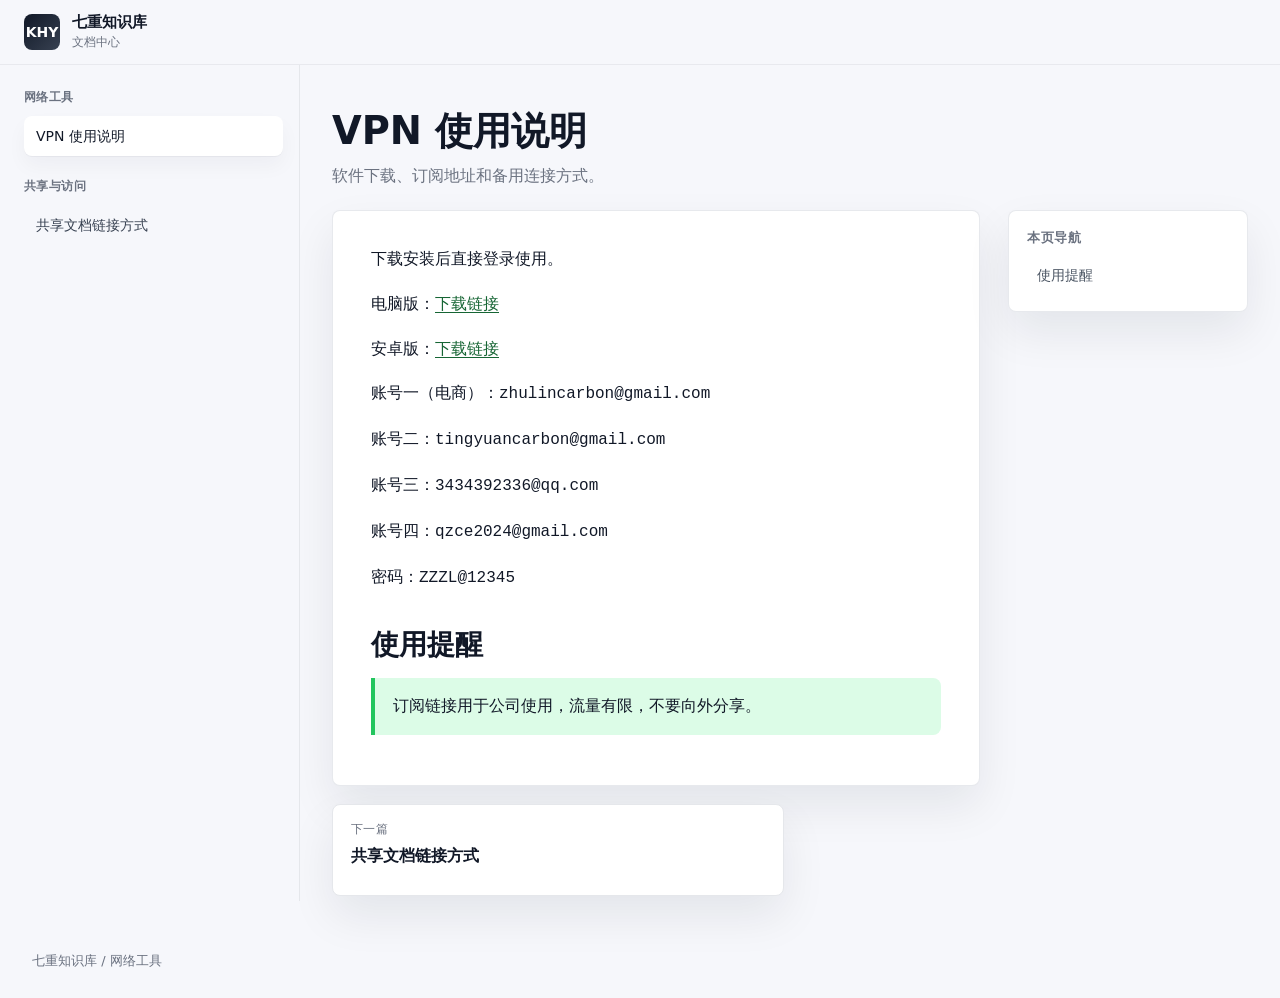
<file: index.html>
<!doctype html>
<html lang="zh-CN">
  <head>
    <meta charset="UTF-8" />
    <meta name="viewport" content="width=device-width, initial-scale=1.0" />
    <meta name="robots" content="noindex, nofollow, noarchive, nosnippet, noimageindex" />
    <meta name="googlebot" content="noindex, nofollow, noarchive, nosnippet, noimageindex" />
    <meta name="bingbot" content="noindex, nofollow, noarchive, nosnippet, noimageindex" />
    <title>VPN 使用说明 - 七重知识库</title>
    <link rel="stylesheet" href="assets/styles.css" />
  </head>
  <body>
    <div class="site-shell">
      <header class="topbar">
        <div class="topbar-inner">
          <button class="menu-button" type="button" data-menu-button aria-label="打开导航">
            <span></span>
          </button>
          <a class="brand" href="index.html">
            <div class="brand-mark">KHY</div>
            <div class="brand-copy">
              <div class="brand-title">七重知识库</div>
              <div class="brand-subtitle">文档中心</div>
            </div>
          </a>
        </div>
      </header>

      <div class="layout">
        <aside class="sidebar">
          <div class="sidebar-group">
            <p class="sidebar-heading">网络工具</p>
            <div class="sidebar-links">
              <a class="sidebar-link active" href="index.html">VPN 使用说明</a>
            </div>
          </div>
          <div class="sidebar-group">
            <p class="sidebar-heading">共享与访问</p>
            <div class="sidebar-links">
              <a class="sidebar-link" href="shared.html">共享文档链接方式</a>
            </div>
          </div>
        </aside>

        <main class="content-wrap">
          <div class="doc-header">
            <h1 class="doc-title">VPN 使用说明</h1>
            <p class="doc-summary">软件下载、订阅地址和备用连接方式。</p>
          </div>

          <div class="content-grid">
            <article class="article-card">

              <section id="method-two">
                <p>下载安装后直接登录使用。</p>
                <p>电脑版：<a href="https://wwbrj.lanzouu.com/iv6oe3uyetgh" target="_blank" rel="noreferrer">下载链接</a></p>
                <p>安卓版：<a href="https://wwbrj.lanzouu.com/iVSpC3ub8cza" target="_blank" rel="noreferrer">下载链接</a></p>
                <p>账号一（电商）：<code>zhulincarbon@gmail.com</code></p>
                <p>账号二：<code>tingyuancarbon@gmail.com</code></p>
                <p>账号三：<code>3434392336@qq.com</code></p>
                <p>账号四：<code>qzce2024@gmail.com</code></p>
                <p>密码：<code>ZZZL@12345</code></p>
              </section>

              <section id="notes">
                <h2>使用提醒</h2>
                <blockquote>订阅链接用于公司使用，流量有限，不要向外分享。</blockquote>
              </section>
            </article>

            <aside class="toc-card">
              <p class="toc-title">本页导航</p>
              <div class="toc-links">
                <a href="#notes">使用提醒</a>
              </div>
            </aside>
          </div>

          <nav class="doc-nav">
            <a href="shared.html">
              <span class="doc-nav-label">下一篇</span>
              <span class="doc-nav-title">共享文档链接方式</span>
            </a>
          </nav>
        </main>
      </div>

      <div class="overlay" data-overlay></div>
      <footer class="footer">七重知识库 / 网络工具</footer>
    </div>
    <script src="assets/app.js"></script>
  </body>
</html>
</file>
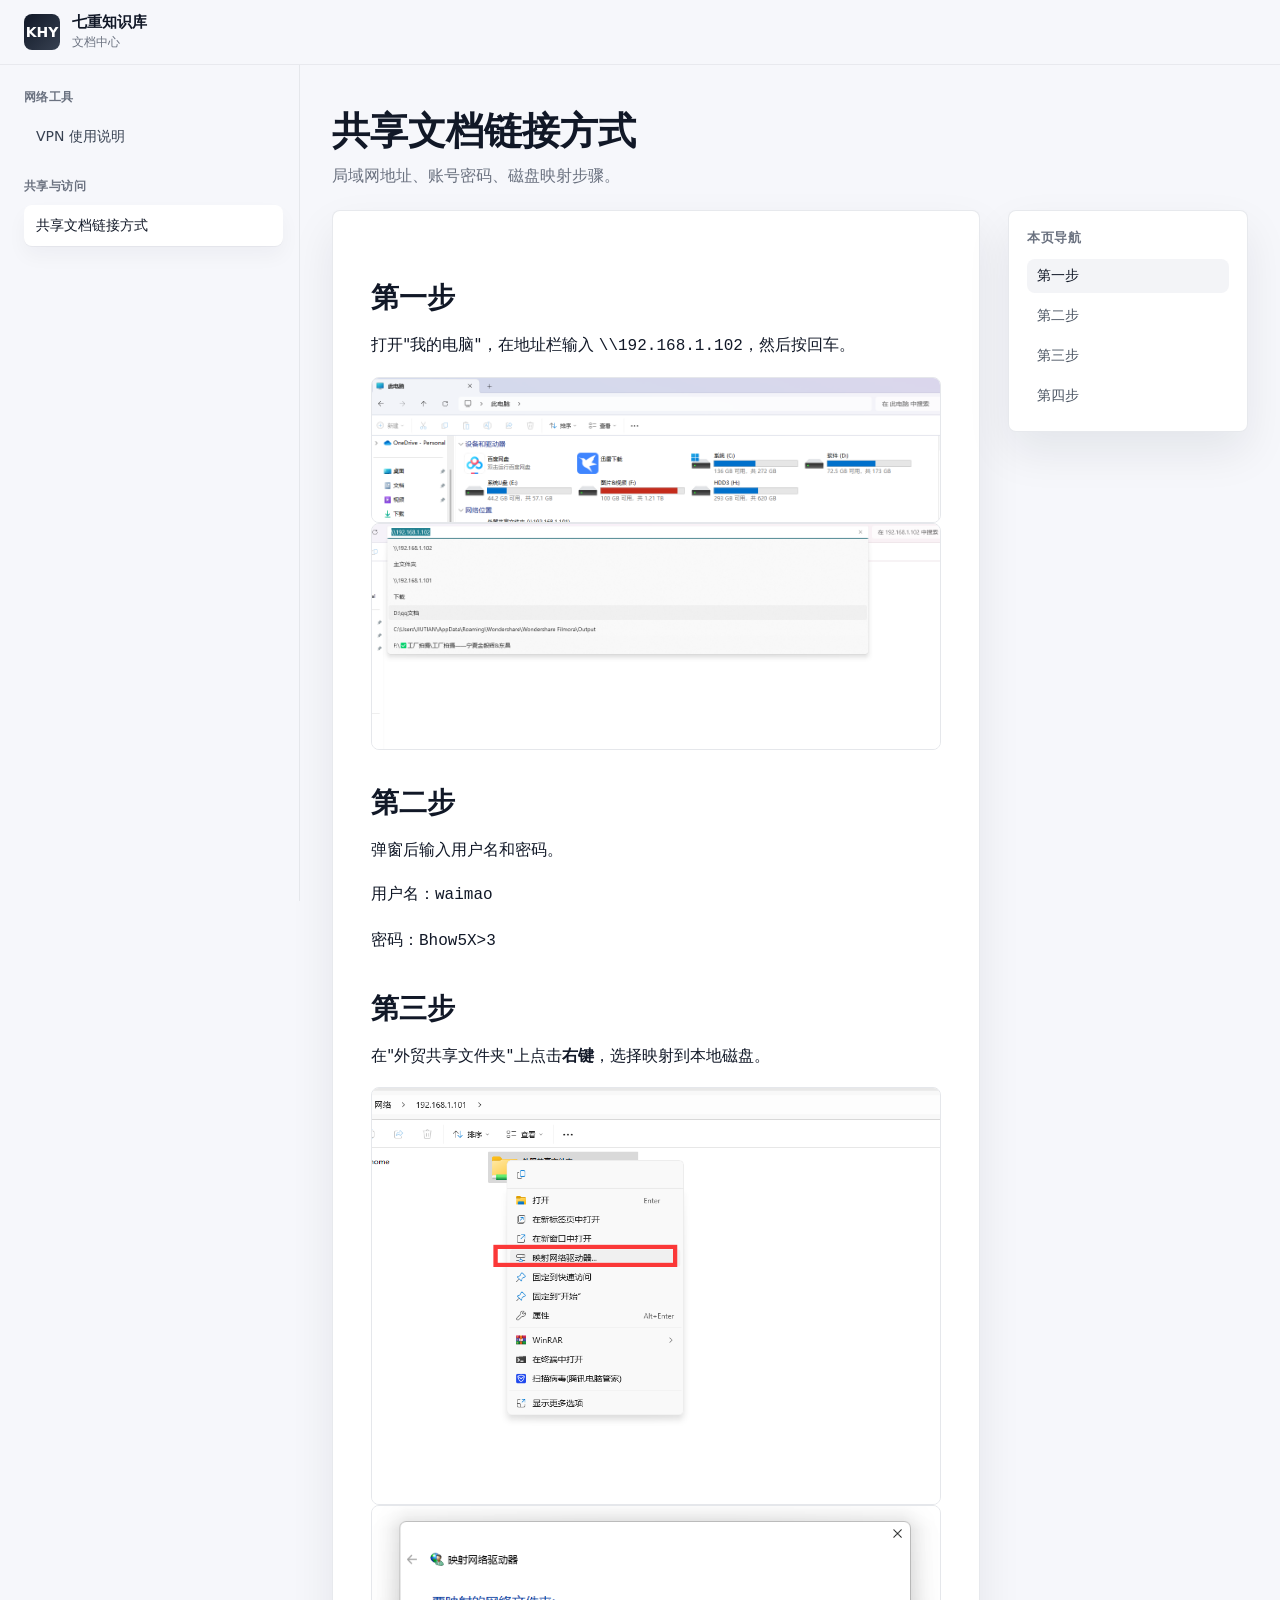
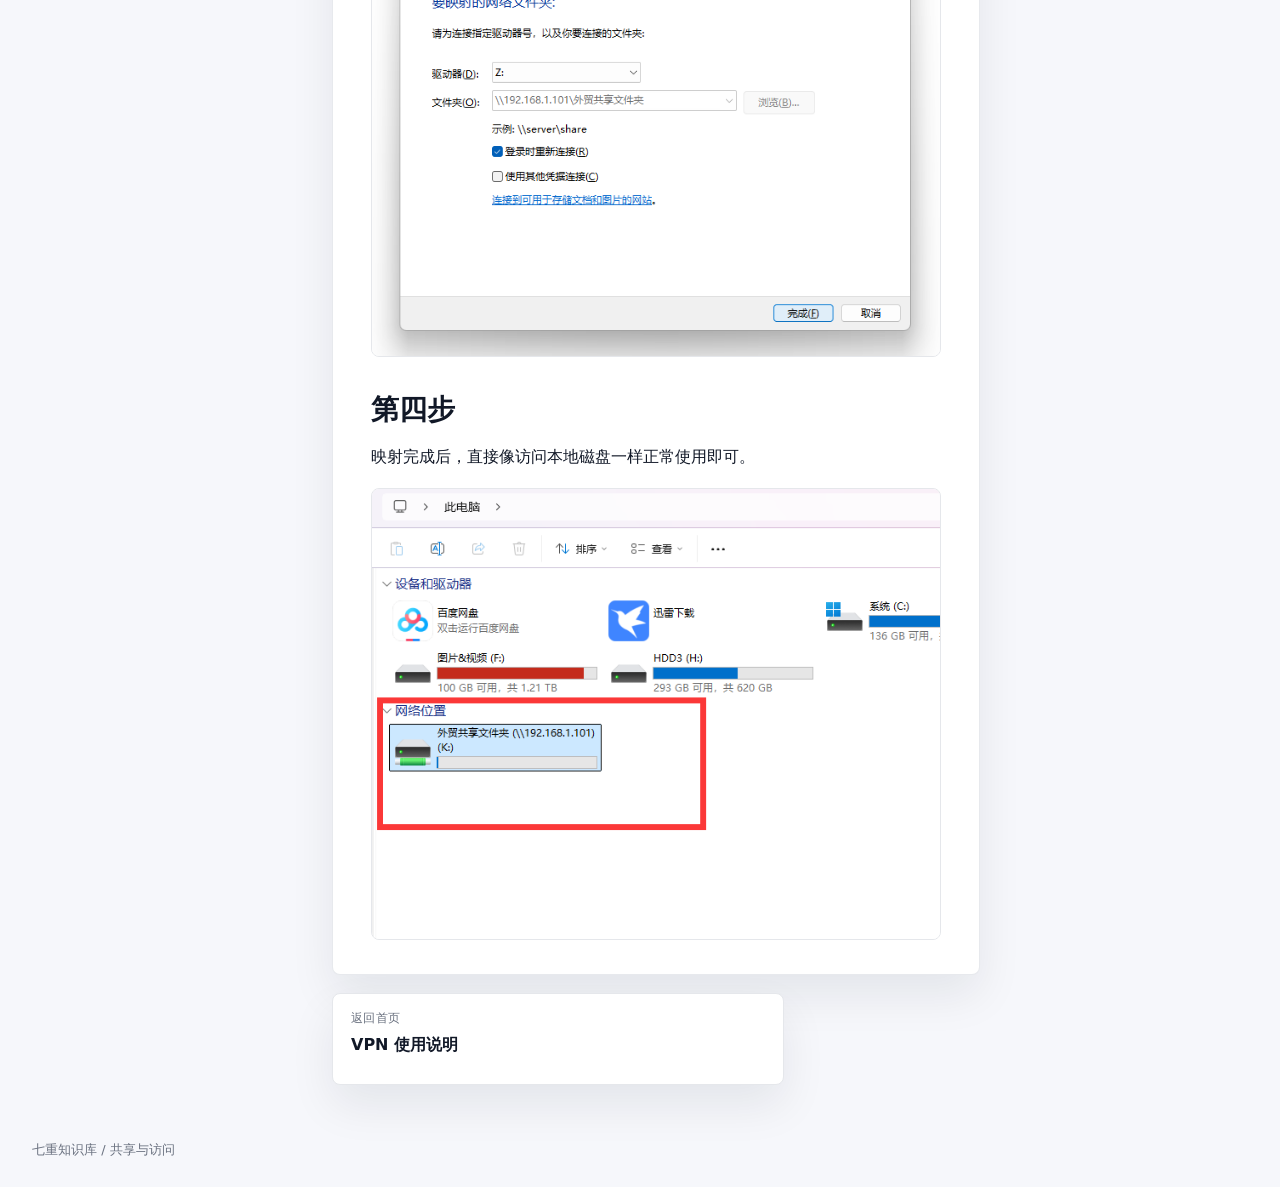
<file: shared.html>
<!doctype html>
<html lang="zh-CN">
  <head>
    <meta charset="UTF-8" />
    <meta name="viewport" content="width=device-width, initial-scale=1.0" />
    <meta name="robots" content="noindex, nofollow, noarchive, nosnippet, noimageindex" />
    <meta name="googlebot" content="noindex, nofollow, noarchive, nosnippet, noimageindex" />
    <meta name="bingbot" content="noindex, nofollow, noarchive, nosnippet, noimageindex" />
    <title>共享文档链接方式 - 七重知识库</title>
    <link rel="stylesheet" href="assets/styles.css" />
  </head>
  <body>
    <div class="site-shell">
      <header class="topbar">
        <div class="topbar-inner">
          <button class="menu-button" type="button" data-menu-button aria-label="打开导航">
            <span></span>
          </button>
          <a class="brand" href="index.html">
            <div class="brand-mark">KHY</div>
            <div class="brand-copy">
              <div class="brand-title">七重知识库</div>
              <div class="brand-subtitle">文档中心</div>
            </div>
          </a>
        </div>
      </header>

      <div class="layout">
        <aside class="sidebar">
          <div class="sidebar-group">
            <p class="sidebar-heading">网络工具</p>
            <div class="sidebar-links">
              <a class="sidebar-link" href="index.html">VPN 使用说明</a>
            </div>
          </div>
          <div class="sidebar-group">
            <p class="sidebar-heading">共享与访问</p>
            <div class="sidebar-links">
              <a class="sidebar-link active" href="shared.html">共享文档链接方式</a>
            </div>
          </div>
        </aside>

        <main class="content-wrap">
          <div class="doc-header">
            <h1 class="doc-title">共享文档链接方式</h1>
            <p class="doc-summary">局域网地址、账号密码、磁盘映射步骤。</p>
          </div>

          <div class="content-grid">
            <article class="article-card">
              <section id="step-one">
                <h2>第一步</h2>
                <p>打开"我的电脑"，在地址栏输入 <code>\\192.168.1.102</code>，然后按回车。</p>
                <img src="assets/images/shared-step-1.png" alt="在地址栏输入共享地址" />
                <img src="assets/images/shared-step-1b.png" alt="共享目录打开后的界面" />
              </section>

              <section id="step-two">
                <h2>第二步</h2>
                <p>弹窗后输入用户名和密码。</p>
                <p>用户名：<code>waimao</code></p>
                <p>密码：<code>Bhow5X>3</code></p>
              </section>

              <section id="step-three">
                <h2>第三步</h2>
                <p>在"外贸共享文件夹"上点击<strong>右键</strong>，选择映射到本地磁盘。</p>
                <img src="assets/images/shared-step-3.png" alt="右键共享文件夹" />
                <img src="assets/images/shared-step-3b.png" alt="映射网络驱动器设置界面" />
              </section>

              <section id="step-four">
                <h2>第四步</h2>
                <p>映射完成后，直接像访问本地磁盘一样正常使用即可。</p>
                <img src="assets/images/shared-step-4.png" alt="映射完成后的磁盘访问效果" />
              </section>
            </article>

            <aside class="toc-card">
              <p class="toc-title">本页导航</p>
              <div class="toc-links">
                <a href="#step-one">第一步</a>
                <a href="#step-two">第二步</a>
                <a href="#step-three">第三步</a>
                <a href="#step-four">第四步</a>
              </div>
            </aside>
          </div>

          <nav class="doc-nav">
            <a href="index.html">
              <span class="doc-nav-label">返回首页</span>
              <span class="doc-nav-title">VPN 使用说明</span>
            </a>
          </nav>
        </main>
      </div>

      <div class="overlay" data-overlay></div>
      <footer class="footer">七重知识库 / 共享与访问</footer>
    </div>
    <script src="assets/app.js"></script>
  </body>
</html>
</file>
<file: assets/styles.css>
:root {
  color-scheme: light;
  --bg: #f6f7fb;
  --surface: #ffffff;
  --surface-muted: #f3f4f7;
  --border: #e5e7eb;
  --text: #111827;
  --text-soft: #6b7280;
  --text-faint: #9ca3af;
  --accent: #22c55e;
  --accent-soft: #dcfce7;
  --shadow: 0 20px 45px rgba(15, 23, 42, 0.08);
  --radius: 8px;
  --sidebar-width: 300px;
  --content-width: 860px;
}

* {
  box-sizing: border-box;
}

html {
  scroll-behavior: smooth;
}

body {
  margin: 0;
  font-family: system-ui, -apple-system, sans-serif;
  color: var(--text);
  background: var(--bg);
}

a {
  color: inherit;
  text-decoration: none;
}

img {
  display: block;
  max-width: 100%;
}

code,
pre {
  font-family: "SFMono-Regular", Consolas, "Liberation Mono", Menlo, monospace;
}

.site-shell {
  min-height: 100vh;
}

.topbar {
  position: sticky;
  top: 0;
  z-index: 20;
  background: rgba(246, 247, 251, 0.92);
  border-bottom: 1px solid rgba(229, 231, 235, 0.8);
  backdrop-filter: blur(12px);
}

.topbar-inner {
  max-width: 1440px;
  margin: 0 auto;
  padding: 0 24px;
  height: 64px;
  display: flex;
  align-items: center;
  gap: 16px;
}

.menu-button {
  width: 40px;
  height: 40px;
  border: 1px solid var(--border);
  border-radius: 8px;
  background: var(--surface);
  display: none;
  align-items: center;
  justify-content: center;
  cursor: pointer;
}

.menu-button span,
.menu-button span::before,
.menu-button span::after {
  width: 16px;
  height: 2px;
  border-radius: 999px;
  background: var(--text);
  display: block;
  content: "";
}

.menu-button span::before {
  transform: translateY(-5px);
}

.menu-button span::after {
  transform: translateY(3px);
}

.brand {
  min-width: 0;
  display: flex;
  align-items: center;
  gap: 12px;
}

.brand-mark {
  width: 36px;
  height: 36px;
  border-radius: 8px;
  background: linear-gradient(135deg, #111827, #374151);
  color: #fff;
  display: grid;
  place-items: center;
  font-size: 14px;
  font-weight: 700;
}

.brand-copy {
  display: flex;
  flex-direction: column;
  gap: 2px;
}

.brand-title {
  font-size: 15px;
  font-weight: 700;
}

.brand-subtitle {
  font-size: 12px;
  color: var(--text-soft);
}

.search {
  margin-left: auto;
  width: min(320px, 100%);
  height: 42px;
  border: 1px solid var(--border);
  border-radius: 999px;
  background: var(--surface);
  display: flex;
  align-items: center;
  gap: 10px;
  padding: 0 14px;
}

.search svg {
  width: 16px;
  height: 16px;
  color: var(--text-faint);
  flex: 0 0 auto;
}

.search input {
  width: 100%;
  border: 0;
  outline: 0;
  background: transparent;
  color: var(--text);
  font-size: 14px;
}

.layout {
  max-width: 1440px;
  margin: 0 auto;
  display: grid;
  grid-template-columns: var(--sidebar-width) minmax(0, 1fr);
  gap: 0;
}

.sidebar {
  position: sticky;
  top: 64px;
  height: calc(100vh - 64px);
  overflow: auto;
  padding: 24px 16px 48px 24px;
  border-right: 1px solid var(--border);
  background: rgba(246, 247, 251, 0.92);
}

.sidebar-group + .sidebar-group {
  margin-top: 22px;
}

.sidebar-heading {
  margin: 0 0 10px;
  font-size: 12px;
  font-weight: 700;
  color: var(--text-soft);
  letter-spacing: 0.04em;
  text-transform: uppercase;
}

.sidebar-links {
  display: grid;
  gap: 4px;
}

.sidebar-link {
  display: block;
  padding: 10px 12px;
  border-radius: 8px;
  color: #374151;
  font-size: 14px;
  line-height: 1.45;
}

.sidebar-link:hover,
.sidebar-link.active {
  background: var(--surface);
  box-shadow: 0 1px 0 rgba(15, 23, 42, 0.04), 0 10px 20px rgba(15, 23, 42, 0.04);
  color: var(--text);
}

.content-wrap {
  min-width: 0;
  padding: 28px 32px 56px;
}

.doc-header {
  margin: 0 0 20px;
}

.breadcrumb {
  display: inline-flex;
  align-items: center;
  gap: 8px;
  font-size: 13px;
  color: var(--text-soft);
}

.breadcrumb .dot {
  width: 4px;
  height: 4px;
  border-radius: 999px;
  background: var(--text-faint);
}

.doc-title {
  margin: 16px 0 10px;
  font-size: clamp(30px, 3vw, 40px);
  line-height: 1.12;
}

.doc-summary {
  margin: 0;
  max-width: 760px;
  font-size: 16px;
  line-height: 1.75;
  color: var(--text-soft);
}

.content-grid {
  max-width: 1200px;
  margin: 0 auto;
  display: grid;
  grid-template-columns: minmax(0, var(--content-width)) 240px;
  justify-content: center;
  gap: 28px;
}

.article-card,
.toc-card,
.overview-card {
  background: var(--surface);
  border: 1px solid rgba(229, 231, 235, 0.9);
  border-radius: var(--radius);
  box-shadow: var(--shadow);
}

.article-card {
  padding: 34px 38px;
}

.doc-meta {
  display: flex;
  flex-wrap: wrap;
  gap: 10px 18px;
  margin-bottom: 22px;
  font-size: 13px;
  color: var(--text-soft);
}

.tag {
  display: inline-flex;
  align-items: center;
  gap: 6px;
  padding: 5px 10px;
  border-radius: 999px;
  background: var(--surface-muted);
  font-size: 12px;
  font-weight: 600;
  color: #374151;
}

.article-card h2,
.article-card h3,
.article-card h4 {
  scroll-margin-top: 88px;
}

.article-card h2 {
  margin: 34px 0 14px;
  font-size: 28px;
}

.article-card h3 {
  margin: 24px 0 10px;
  font-size: 20px;
}

.article-card h4 {
  margin: 18px 0 8px;
  font-size: 16px;
}

.article-card p,
.article-card li,
.article-card blockquote {
  font-size: 16px;
  line-height: 1.8;
}

.article-card p,
.article-card ul,
.article-card ol,
.article-card pre,
.article-card blockquote {
  margin: 0 0 16px;
}

.article-card ul,
.article-card ol {
  padding-left: 22px;
}

.article-card li + li {
  margin-top: 10px;
}

.article-card a {
  color: #166534;
  text-decoration: underline;
  text-decoration-thickness: 1px;
  text-underline-offset: 3px;
}

.article-card strong {
  font-weight: 700;
}

.article-card blockquote {
  margin-left: 0;
  padding: 14px 18px;
  border-left: 4px solid var(--accent);
  border-radius: 0 8px 8px 0;
  background: var(--accent-soft);
}

.article-card pre {
  overflow: auto;
  padding: 16px;
  border-radius: 8px;
  background: #111827;
  color: #f9fafb;
}

.article-card img {
  width: 100%;
  border: 1px solid var(--border);
  border-radius: 8px;
  background: #fff;
}

.callout {
  margin: 0 0 20px;
  padding: 14px 16px;
  border: 1px solid #fde68a;
  border-radius: 8px;
  background: #fffbeb;
  color: #92400e;
  font-size: 14px;
  line-height: 1.7;
}

.danger {
  color: #dc2626;
  font-weight: 700;
}

.toc-card {
  position: sticky;
  top: 92px;
  padding: 18px;
  height: fit-content;
}

.toc-title {
  margin: 0 0 12px;
  font-size: 13px;
  font-weight: 700;
  color: var(--text-soft);
  text-transform: uppercase;
  letter-spacing: 0.04em;
}

.toc-links {
  display: grid;
  gap: 6px;
}

.toc-links a {
  padding: 8px 10px;
  border-radius: 8px;
  font-size: 14px;
  color: #4b5563;
}

.toc-links a:hover,
.toc-links a.active {
  background: var(--surface-muted);
  color: var(--text);
}

.doc-nav {
  margin: 18px 0 0;
  display: grid;
  grid-template-columns: repeat(2, minmax(0, 1fr));
  gap: 12px;
}

.doc-nav a {
  min-height: 92px;
  padding: 16px 18px;
  border: 1px solid var(--border);
  border-radius: 8px;
  background: var(--surface);
  box-shadow: var(--shadow);
}

.doc-nav-label {
  display: block;
  margin-bottom: 6px;
  font-size: 12px;
  color: var(--text-soft);
  text-transform: uppercase;
  letter-spacing: 0.04em;
}

.doc-nav-title {
  font-size: 16px;
  font-weight: 700;
  line-height: 1.5;
}

.overview {
  max-width: var(--content-width);
  margin: 0 auto;
  display: grid;
  gap: 18px;
}

.overview-card {
  padding: 26px;
}

.overview-grid {
  display: grid;
  grid-template-columns: repeat(2, minmax(0, 1fr));
  gap: 16px;
}

.doc-listing {
  display: grid;
  gap: 18px;
}

.doc-tile {
  display: grid;
  grid-template-columns: 220px minmax(0, 1fr);
  gap: 18px;
  padding: 18px;
  border: 1px solid var(--border);
  border-radius: 8px;
  background: #fff;
}

.doc-cover {
  aspect-ratio: 16 / 10;
  overflow: hidden;
  border-radius: 8px;
  background: var(--surface-muted);
}

.doc-cover img {
  width: 100%;
  height: 100%;
  object-fit: cover;
}

.doc-tile-title {
  margin: 0 0 8px;
  font-size: 22px;
  line-height: 1.3;
}

.doc-tile-text {
  margin: 0 0 14px;
  color: var(--text-soft);
  font-size: 15px;
  line-height: 1.75;
}

.doc-tile-meta {
  display: flex;
  flex-wrap: wrap;
  gap: 10px;
}

.quick-links {
  display: grid;
  grid-template-columns: repeat(3, minmax(0, 1fr));
  gap: 12px;
}

.quick-link {
  padding: 16px;
  border: 1px solid var(--border);
  border-radius: 8px;
  background: #fff;
}

.quick-link h3 {
  margin: 0 0 6px;
  font-size: 15px;
}

.quick-link p {
  margin: 0;
  color: var(--text-soft);
  font-size: 14px;
  line-height: 1.6;
}

.footer {
  max-width: 1440px;
  margin: 0 auto;
  padding: 0 32px 28px;
  color: var(--text-soft);
  font-size: 13px;
}

.overlay {
  position: fixed;
  inset: 64px 0 0;
  background: rgba(17, 24, 39, 0.32);
  opacity: 0;
  pointer-events: none;
  transition: opacity 0.2s ease;
}

body.nav-open .overlay {
  opacity: 1;
  pointer-events: auto;
}

@media (max-width: 1180px) {
  .content-grid {
    grid-template-columns: minmax(0, 1fr);
  }

  .toc-card {
    display: none;
  }
}

@media (max-width: 980px) {
  .menu-button {
    display: inline-flex;
  }

  .search {
    display: none;
  }

  .layout {
    grid-template-columns: minmax(0, 1fr);
  }

  .sidebar {
    position: fixed;
    top: 64px;
    left: 0;
    bottom: 0;
    width: min(86vw, 320px);
    height: auto;
    z-index: 30;
    transform: translateX(-100%);
    transition: transform 0.2s ease;
    box-shadow: 24px 0 48px rgba(15, 23, 42, 0.16);
  }

  body.nav-open .sidebar {
    transform: translateX(0);
  }

  .content-wrap {
    padding: 20px 16px 40px;
  }

  .article-card {
    padding: 24px 20px;
  }

  .doc-nav,
  .overview-grid,
  .quick-links,
  .doc-tile {
    grid-template-columns: minmax(0, 1fr);
  }
}

@media (max-width: 640px) {
  .topbar-inner {
    padding: 0 16px;
  }

  .doc-title {
    font-size: 28px;
  }

  .article-card h2 {
    font-size: 24px;
  }

  .doc-tile {
    padding: 14px;
  }

  .footer {
    padding: 0 16px 22px;
  }
}
</file>
